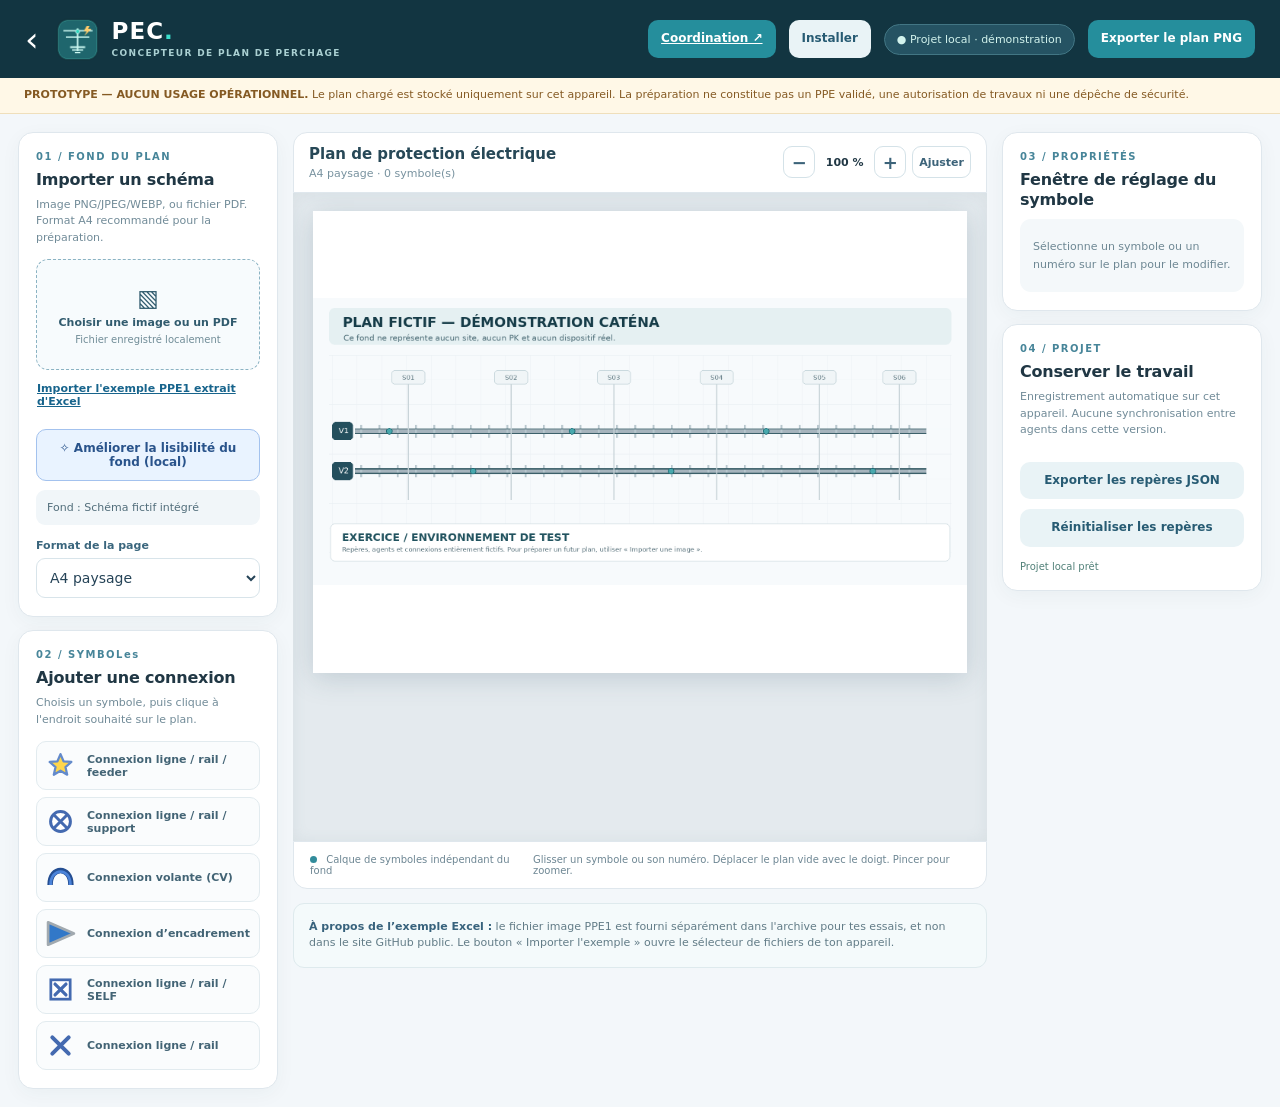
<file: site/concepteur.html>
<!doctype html>
<html lang="fr">
<head>
<meta charset="utf-8"><meta name="viewport" content="width=device-width,initial-scale=1,viewport-fit=cover">
<meta name="theme-color" content="#12343e"><meta name="referrer" content="no-referrer">
<meta http-equiv="Content-Security-Policy" content="default-src 'self'; script-src 'self'; style-src 'self'; img-src 'self' data: blob:; connect-src 'self'; worker-src 'self'; manifest-src 'self'; object-src blob:; frame-src blob:; base-uri 'self'; form-action 'self'">
<link rel="icon" href="assets/icon-192.png"><link rel="apple-touch-icon" href="assets/icon-192.png"><link rel="manifest" href="manifest.webmanifest"><link rel="stylesheet" href="concepteur.css"><link rel="stylesheet" href="plan-enhance.css">
<title>PEC · Conception du plan de perchage · v0.2.3</title>
</head>
<body>
<div class="layout">
 <header class="app-header">
  <div class="header-left"><a class="back" href="./index.html" title="Retour à PEC">‹</a><img src="assets/icon-192.png" alt="PEC"><div><strong>PEC<span class="dot">.</span></strong><small>CONCEPTEUR DE PLAN DE PERCHAGE</small></div></div>
  <div class="top-right"><a href="./coordination.html" class="button primary">Coordination ↗</a><button type="button" id="pwa-install" class="button light" hidden>Installer</button><button type="button" id="pwa-update" class="button light" hidden>Mettre à jour</button><span id="pwa-connection-label" hidden></span><span class="local-chip">● Projet local · démonstration</span><button id="btn-export" class="button primary" type="button">Exporter le plan PNG</button></div>
 </header>
 <div class="demo-warning"><strong>PROTOTYPE — AUCUN USAGE OPÉRATIONNEL.</strong> Le plan chargé est stocké uniquement sur cet appareil. La préparation ne constitue pas un PPE validé, une autorisation de travaux ni une dépêche de sécurité.</div>
 <div class="workspace">
  <aside class="sidebar">
   <section class="panel">
    <div class="section-label">01 / FOND DU PLAN</div><h2>Importer un schéma</h2><p class="help">Image PNG/JPEG/WEBP, ou fichier PDF. Format A4 recommandé pour la préparation.</p>
    <label class="upload-zone" for="file-input"><span>▧</span><strong>Choisir une image ou un PDF</strong><small>Fichier enregistré localement</small></label>
    <input type="file" id="file-input" accept="image/png,image/jpeg,image/webp,application/pdf,.pdf" hidden>
    <button class="text-button" id="example-button" type="button">Importer l'exemple PPE1 extrait d'Excel</button><button type="button" id="enhance-open" class="enhance-launch">✧ Améliorer la lisibilité du fond (local)</button>
    <div id="loaded-name" class="file-status">Fond : schéma fictif intégré</div>
    <label class="field-label" for="paper-select">Format de la page</label><select id="paper-select"><option value="landscape">A4 paysage</option><option value="portrait">A4 portrait</option><option value="original">Proportions de l'image</option></select>
    <p id="pdf-warning" class="pdf-warning" hidden>PDF : prévisualisation native uniquement. L'affichage du PDF peut varier selon le navigateur : pour une position exacte, exportez d'abord sa page en image PNG/JPEG.</p>
   </section>
   <section class="panel"><div class="section-label">02 / SYMBOLes</div><h2>Ajouter une connexion</h2><p class="help">Choisis un symbole, puis clique à l'endroit souhaité sur le plan.</p><div id="palette" class="palette"></div><button id="cancel-add" class="button light full" type="button" hidden>Annuler le placement</button></section>
  </aside>
  <main class="center">
   <div class="canvas-toolbar"><div><strong id="plan-title">Plan de protection électrique</strong><small id="board-meta">A4 paysage · 0 symbole</small></div><div class="toolbar-buttons"><button id="zoom-out" type="button" title="Réduire le plan">−</button><span id="zoom-label">100 %</span><button id="zoom-in" type="button" title="Agrandir le plan">+</button><button id="fit" class="fit" type="button">Ajuster</button></div></div>
   <div id="viewport" class="viewport"><div class="paper-wrap"><div id="paper" class="paper"><img id="background-image" src="assets/schema_demo.png" alt="Fond de plan"><object id="background-pdf" data="" type="application/pdf" hidden><p>Prévisualisation PDF indisponible sur ce navigateur.</p></object><svg id="overlay" viewBox="0 0 1000 707" xmlns="http://www.w3.org/2000/svg" role="img" aria-label="Calque des connexions et de leurs repères"></svg></div></div></div>
   <div class="canvas-foot"><span><i class="dot-marker"></i> Calque de symboles indépendant du fond</span><span id="interaction-hint">Glisser un symbole ou son numéro. Déplacer le plan vide avec le doigt. Pincer pour zoomer.</span></div>
   <div class="notice"><strong>À propos de l’exemple Excel :</strong> le fichier image PPE1 est fourni séparément dans l'archive pour tes essais, et non dans le site GitHub public. Le bouton « Importer l'exemple » ouvre le sélecteur de fichiers de ton appareil.</div>
  </main>
  <aside class="inspector"><section class="panel"><div class="section-label">03 / PROPRIÉTÉS</div><h2 id="properties-title">Fenêtre de réglage du symbole</h2><div id="no-selection" class="empty-inspector">Sélectionne un symbole ou un numéro sur le plan pour le modifier.</div><div id="properties" hidden>
   <label class="field-label" for="field-number">Numéro sur le plan</label><input id="field-number" type="text" maxlength="12" autocomplete="off">
   <label class="field-label" for="field-type">Symbole</label><select id="field-type"></select>
   <label class="field-label" for="field-note">Support / désignation</label><input id="field-note" type="text" maxlength="90" placeholder="Ex. support, feeder, sectionnement">
   <label class="field-label">Taille du symbole</label><div class="size-row"><button id="size-down" type="button">−</button><strong id="size-text">100 %</strong><button id="size-up" type="button">+</button></div>
   <p class="help" id="drag-help">Glisse le symbole pour le repositionner, puis le numéro jaune indépendamment.</p><button id="delete-symbol" class="button danger full" type="button">Supprimer la connexion</button>
  </div></section>
  <section class="panel"><div class="section-label">04 / PROJET</div><h2>Conserver le travail</h2><p class="help">Enregistrement automatique sur cet appareil. Aucune synchronisation entre agents dans cette version.</p><button id="save-json" class="button light full" type="button">Exporter les repères JSON</button><button id="clear" class="button light full" type="button">Réinitialiser les repères</button><div class="save-state" id="save-state">Projet local prêt</div></section>
 </aside>
 </div>
</div>
<dialog id="enhance-dialog" class="enhance-dialog"><div class="enhance-head"><div><h2>Amélioration du fond S11</h2><small>Traitement local — sans API, ni intelligence artificielle</small></div><button id="enhance-close" class="enhance-close" aria-label="Fermer">×</button></div><div class="enhance-body"><div class="enhance-remark">Netteté et contraste peuvent faciliter la lecture, mais ne corrigent pas les erreurs techniques, les tracés manquants ou les informations fausses. Conserve le schéma d’origine approuvé.</div><canvas id="enhance-preview" width="320" height="180" aria-label="Aperçu de l'image améliorée"></canvas><div class="enhance-grid"><label>Profil de correction<select id="enhance-mode"><option value="doux">Lisibilité douce</option><option value="net" selected>Netteté et contraste</option><option value="contraste">Contraste renforcé</option></select></label><label>Intensité du filtre<input id="enhance-strength" type="range" min="0" max="100" step="5" value="35"></label></div><p id="enhance-message" style="font-size:11px;color:#6c84a3;margin-top:13px">Importe une image S11 pour la traiter sur cet appareil.</p></div><div class="enhance-actions"><button id="enhance-compare" type="button">Afficher original</button><button id="enhance-restore" type="button">Rétablir l'original</button><button id="enhance-apply" type="button" class="apply">Utiliser ce fond corrigé</button></div></dialog>
<div class="toast" id="toast" role="status" hidden></div>
<script src="concepteur.js"></script><script src="plan-enhance.js"></script>
<script src="pwa.js"></script>
</body></html>
</file>
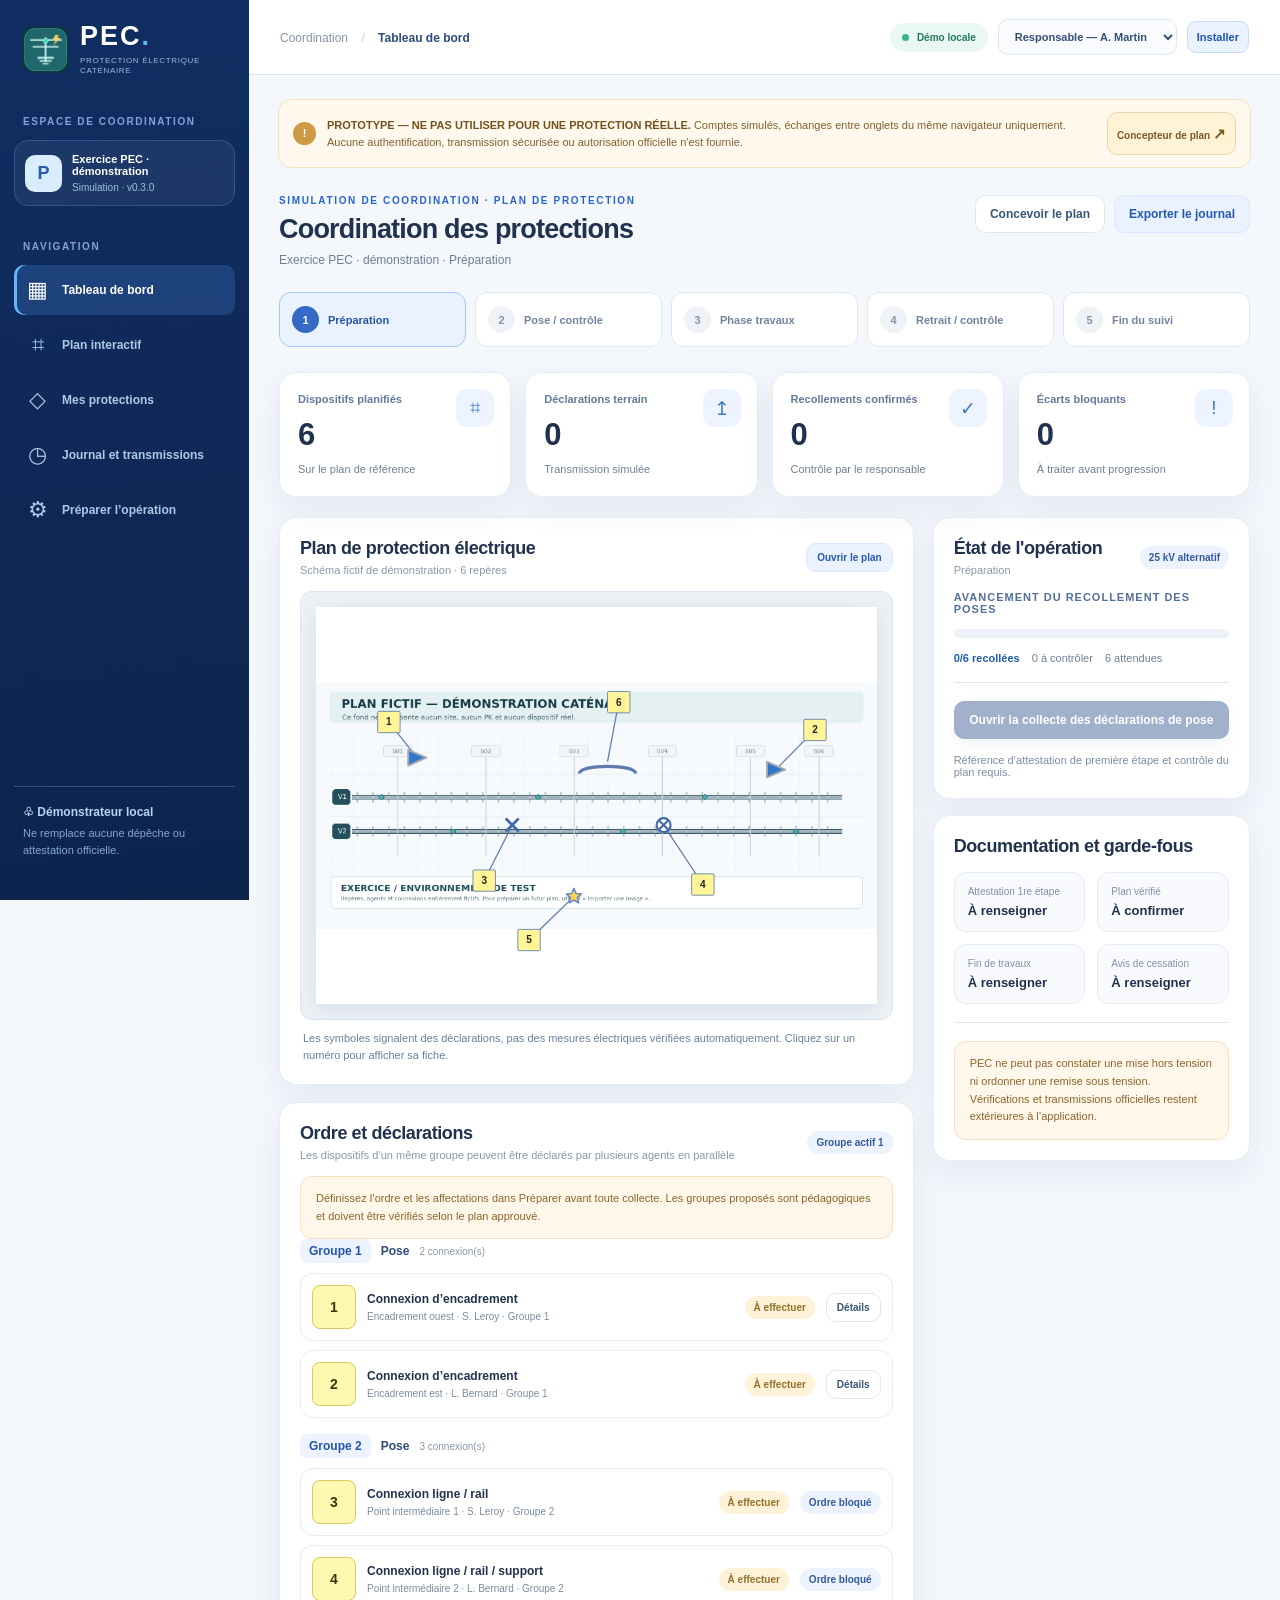
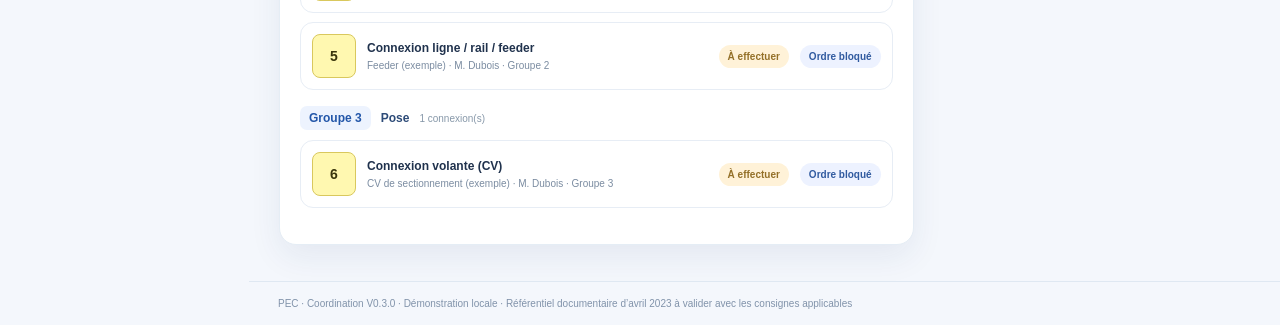
<file: site/coordination.html>
<!doctype html>
<html lang="fr">
<head>
<meta charset="utf-8">
<meta name="viewport" content="width=device-width, initial-scale=1, viewport-fit=cover">
<meta name="theme-color" content="#102b56">
<meta name="referrer" content="no-referrer">
<meta http-equiv="Content-Security-Policy" content="default-src 'self'; script-src 'self'; style-src 'self' 'unsafe-inline'; img-src 'self' data: blob:; connect-src 'self'; worker-src 'self'; manifest-src 'self'; object-src blob:; frame-src blob:; base-uri 'self'; form-action 'self'">
<link rel="manifest" href="manifest.webmanifest">
<link rel="icon" href="assets/icon-192.png" sizes="192x192">
<link rel="apple-touch-icon" href="assets/icon-192.png">
<link rel="stylesheet" href="coordination.css">
<title>PEC · Coordination des protections caténaires</title>
</head>
<body>
<div id="app" class="app">
 <aside class="sidebar">
  <a href="./index.html" class="brand"><img src="assets/icon-192.png" alt=""><div><strong>PEC<span class="brand-accent">.</span></strong><small>PROTECTION ÉLECTRIQUE CATÉNAIRE</small></div></a>
  <div class="sidemeta">ESPACE DE COORDINATION</div>
  <div class="op-pill"><span class="op-mark">P</span><div><strong id="side-op-title">Exercice de coordination</strong><span>Simulation · v0.3.0</span></div></div>
  <div class="sidemeta">NAVIGATION</div>
  <nav id="sidebar-nav" aria-label="Navigation principale">
   <button class="navitem active" data-view="suivi"><span class="navicon">▦</span><span>Tableau de bord</span></button>
   <button class="navitem" data-view="plan"><span class="navicon">⌗</span><span>Plan interactif</span></button>
   <button class="navitem" data-view="agents"><span class="navicon">◇</span><span>Mes protections</span></button>
   <button class="navitem" data-view="journal"><span class="navicon">◷</span><span>Journal et transmissions</span></button>
   <button class="navitem" data-view="preparer"><span class="navicon">⚙</span><span>Préparer l’opération</span></button>
  </nav>
  <div class="side-bottom"><div>♧ Démonstrateur local</div><small>Ne remplace aucune dépêche ou attestation officielle.</small></div>
 </aside>
 <div class="main-area">
  <header class="topbar">
   <div class="top-left"><span class="mobile-logo">PEC<span>.</span></span><span class="breadcrumb">Coordination <span>/</span> <b id="current-section">Tableau de bord</b></span></div>
   <div class="top-actions"><span class="local-tag"><i></i> Démo locale</span><select id="actor" aria-label="Profil simulé"><option value="chef">Responsable — A. Martin</option><option value="agent1">Agent — S. Leroy</option><option value="agent2">Agent — L. Bernard</option><option value="agent3">Agent — M. Dubois</option></select><button id="pwa-install" class="install" type="button" hidden>Installer</button><button id="pwa-update" class="install" type="button" hidden>Mettre à jour</button><span id="pwa-connection-label" hidden></span></div>
  </header>
  <div class="banner"><span class="banner-icon">!</span><div><strong>PROTOTYPE — NE PAS UTILISER POUR UNE PROTECTION RÉELLE.</strong> Comptes simulés, échanges entre onglets du même navigateur uniquement. Aucune authentification, transmission sécurisée ou autorisation officielle n'est fournie.</div><a href="./concepteur.html">Concepteur de plan <span>↗</span></a></div>
  <main id="screen" class="content"></main>
  <footer class="foot">PEC · Coordination V0.3.0 · Démonstration locale · Référentiel documentaire d’avril 2023 à valider avec les consignes applicables</footer>
 </div>
</div>
<nav class="mobile-nav" aria-label="Navigation mobile"><button data-view="suivi" class="active"><span>▦</span><small>Accueil</small></button><button data-view="plan"><span>⌗</span><small>Plan</small></button><button data-view="agents"><span>◇</span><small>Mes points</small></button><button data-view="journal"><span>◷</span><small>Journal</small></button><button data-view="preparer"><span>⚙</span><small>Préparer</small></button></nav>
<div id="modal" class="modal-container"></div>
<div id="toast" class="toast" hidden></div>
<script src="workflow.js"></script>
<script src="coordination.js"></script>
<script src="pwa.js"></script>
</body></html>
</file>
<file: site/concepteur.css>
:root{font-family:Inter,system-ui,-apple-system,Segoe UI,Arial,sans-serif;color:#203744;background:#f3f7fa;font-size:14px;--navy:#103442;--blue:#2c5d9f;--line:#dfe7ed;--muted:#738896;--mint:#31b8b3}*{box-sizing:border-box}body{margin:0}.layout{min-height:100vh}button,select,input{font:inherit}button{cursor:pointer}button:focus-visible,input:focus-visible,select:focus-visible,.upload-zone:focus-visible{outline:3px solid #5ab6ec;outline-offset:2px}button:disabled{opacity:.5;cursor:not-allowed}.app-header{height:78px;background:#123541;color:#fff;display:flex;align-items:center;justify-content:space-between;padding:0 25px;gap:14px}.header-left,.top-right{display:flex;align-items:center;gap:13px}.header-left img{height:43px;width:43px;border-radius:13px}.header-left strong{font-size:23px;letter-spacing:1px;line-height:1}.header-left small{font-weight:650;font-size:9px;display:block;letter-spacing:1.35px;color:#aad0d2;margin-top:5px}.dot{color:#3bdecc}.back{font-size:34px;text-decoration:none;color:white;line-height:1;margin-right:4px}.local-chip{background:#255363;border:1px solid #427684;border-radius:100px;font-size:11px;color:#d2f3ed;padding:8px 12px}.button{border:0;border-radius:10px;padding:11px 13px;font-size:12px;font-weight:770;line-height:1.3}.button.primary{color:#fff;background:#258e9c}.button.light{color:#275b73;background:#e9f3f6}.button.danger{background:#fff0f0;color:#ab3946}.button.full{width:100%;margin-top:10px}.demo-warning{background:#fff8e7;color:#855a23;border-bottom:1px solid #efdfbb;padding:9px 24px;font-size:11px;line-height:1.5}.workspace{display:grid;grid-template-columns:260px minmax(0,1fr) 260px;gap:15px;padding:18px;align-items:start}.sidebar,.inspector{display:grid;gap:13px}.panel{border-radius:15px;padding:18px 17px;background:#fff;border:1px solid var(--line);box-shadow:0 5px 20px #203d4b0b}.section-label{color:#478599;letter-spacing:1.5px;font-weight:850;font-size:10px;margin-bottom:8px}.panel h2{font-size:16px;letter-spacing:-.2px;margin:0 0 8px}.help{font-size:11px;color:#718b98;line-height:1.5;margin:3px 0 13px}.upload-zone{display:flex;align-items:center;justify-content:center;flex-direction:column;gap:5px;background:#f7fbfd;border:1.5px dashed #8bb3c3;border-radius:12px;min-height:111px;padding:12px 8px;color:#315b6e;cursor:pointer;text-align:center}.upload-zone span{font-size:23px}.upload-zone strong{font-size:11px}.upload-zone small{font-size:10px;color:#718d98}.text-button{border:0;background:none;color:#17648c;text-decoration:underline;text-align:left;padding:12px 1px;font-size:11px;font-weight:700}.file-status{font-size:11px;color:#526e7b;background:#f1f6f9;padding:11px;border-radius:9px;overflow-wrap:anywhere;margin-bottom:14px}.field-label{display:block;font-weight:750;color:#5a7180;margin:12px 0 6px;font-size:11px}select,input{width:100%;border:1px solid #d8e4ea;border-radius:9px;padding:10px 9px;color:#254357;background:#fff}.pdf-warning{background:#fff2df;color:#985926;border-radius:9px;padding:12px;font-size:11px;line-height:1.6}.palette{display:grid;gap:7px}.palette button{display:flex;align-items:center;gap:11px;width:100%;background:#fafcfd;border:1px solid #e2ebef;padding:8px;border-radius:10px;text-align:left;color:#436475;font-size:11px;font-weight:710}.palette button.active{background:#eaf3fc;border-color:#6ca2cb;box-shadow:inset 3px 0 #437bb3}.palette svg{height:31px;width:31px;flex:0 0 31px}.center{min-width:0}.canvas-toolbar{display:flex;justify-content:space-between;gap:12px;align-items:center;background:#fff;border:1px solid var(--line);border-radius:14px 14px 0 0;padding:12px 15px}.canvas-toolbar strong{display:block;font-size:13px;color:#274857}.canvas-toolbar small{display:block;font-size:10px;color:#78929f;margin-top:4px}.toolbar-buttons{display:flex;align-items:center;gap:6px}.toolbar-buttons button,.size-row button{border:1px solid #d4e2e8;background:#fff;color:#3c6379;border-radius:9px;min-width:32px;height:32px;font-size:18px;font-weight:760}.toolbar-buttons button.fit{font-size:11px;min-width:52px}.toolbar-buttons span{font-size:11px;font-weight:740;min-width:47px;text-align:center}.viewport{background:#e4eaee;overflow:auto;min-height:430px;height:min(72vh,750px);display:flex;align-items:flex-start;justify-content:flex-start;padding:18px;box-shadow:inset 0 1px 15px #4d6d7e17}.paper{background:#fff;position:relative;flex:none;width:100%;aspect-ratio:1.414;box-shadow:0 5px 26px #34566b34;overflow:hidden;isolation:isolate}.paper img,.paper object{position:absolute;width:100%;height:100%;inset:0;object-fit:contain}.paper object{background:#fff}#overlay{position:absolute;inset:0;width:100%;height:100%;z-index:3;touch-action:none}.label{cursor:grab}.part{cursor:grab}.selected-glow{animation:glow 1.15s ease-in-out infinite alternate}.selection-outline{filter:drop-shadow(0 0 4px #5ca7ff)}@keyframes glow{from{opacity:.7}to{opacity:1}}.canvas-foot{background:#fff;border:1px solid var(--line);border-radius:0 0 14px 14px;padding:12px 16px;display:flex;justify-content:space-between;gap:9px;color:#6d8693;font-size:10px}.dot-marker{display:inline-block;width:7px;height:7px;background:#328c9b;border-radius:50%;margin-right:6px}.notice{background:#f4fafb;border:1px solid #deeaed;padding:15px;border-radius:11px;margin-top:14px;font-size:11px;color:#627c87;line-height:1.5}.notice strong{color:#37627c}.empty-inspector{color:#6d8793;background:#f4f8fa;border-radius:11px;padding:19px 13px;line-height:1.6;font-size:11px}.size-row{display:flex;align-items:center;gap:12px}.size-row strong{flex:1;text-align:center;color:#295d79}.save-state{font-size:10px;color:#528179;margin-top:14px}.toast{position:fixed;bottom:20px;right:20px;background:#194357;color:#fff;border-radius:10px;padding:12px 16px;box-shadow:0 8px 26px #18445544;z-index:99;max-width:340px;font-size:12px}.toast[hidden]{display:none}@media(max-width:1140px){.workspace{grid-template-columns:240px minmax(0,1fr)}.inspector{grid-column:1/-1;grid-template-columns:1fr 1fr}}@media(max-width:740px){.app-header{height:65px;padding:0 12px}.header-left img{height:33px;width:33px}.header-left strong{font-size:19px}.header-left small{font-size:8px;letter-spacing:.7px}.local-chip{display:none}.button.primary{font-size:10px;padding:10px}.workspace{display:flex;flex-direction:column;padding:10px;gap:12px}.sidebar,.inspector{display:contents}.panel{width:100%}.center{width:100%;order:2}.sidebar .panel{order:1}.inspector .panel{order:3}.viewport{height:380px;min-height:300px;padding:9px}.canvas-toolbar{padding:10px 11px}.canvas-foot{flex-direction:column}.notice{margin-bottom:12px}.toolbar-buttons{gap:2px}.toolbar-buttons span{min-width:40px}}
@media(prefers-reduced-motion:reduce){.selected-glow{animation:none}}

.paper-wrap{min-width:100%;min-height:100%;display:flex;justify-content:center;align-items:flex-start}
.viewport{touch-action:none;justify-content:flex-start;align-items:flex-start}
.paper{margin:0 auto}
#overlay{touch-action:none}
.canvas-toolbar strong{font-size:15px}
.canvas-toolbar small{font-size:11px}
.panel h2#properties-title{line-height:1.3}
.pdf-warning{margin-top:10px;color:#865d24;background:#fff5e6;padding:10px 12px;border:1px solid #efd8af;border-radius:10px;font-size:11px;line-height:1.5}
.field-label{display:block;font-size:11px;font-weight:760;color:#3a667d;margin-top:12px;margin-bottom:6px}
#properties .button.danger{margin-top:12px}
@media(max-width:740px){.viewport{height:420px}.paper-wrap{align-items:flex-start}}
</file>
<file: site/plan-enhance.css>
.enhance-launch{border:1px solid #a3c2ee;border-radius:10px;background:#e9f3ff;color:#29538b;padding:11px 12px;font-size:12px;font-weight:800;margin:9px 0;width:100%;cursor:pointer}
.enhance-dialog{border:0;border-radius:19px;padding:0;width:min(640px,94vw);max-height:92dvh;background:white;box-shadow:0 25px 90px #04183280;color:#254363}
.enhance-dialog::backdrop{background:#061b34b3;backdrop-filter:blur(4px)}
.enhance-head{padding:18px 22px;border-bottom:1px solid #dbe6f2;display:flex;align-items:center;justify-content:space-between;gap:12px}
.enhance-head h2{font-size:20px;margin:0}.enhance-head small{display:block;margin-top:6px;font-size:11px;color:#73869f}
.enhance-close{border:0;background:#edf2fb;border-radius:10px;height:34px;width:34px;font-size:21px;color:#416794;cursor:pointer}
.enhance-body{padding:18px 22px;overflow:auto;max-height:66dvh}
#enhance-preview{width:100%;height:auto;max-height:365px;object-fit:contain;border:1px solid #dce6f2;border-radius:10px;background:white;margin:12px 0}
.enhance-grid{display:grid;grid-template-columns:1fr 1fr;gap:12px}.enhance-grid label{display:grid;gap:6px;font-weight:800;font-size:11px;color:#5b7495}.enhance-grid select,.enhance-grid input{width:100%;padding:10px;border:1px solid #d9e4f1;border-radius:9px;background:white;color:#284c77}
.enhance-remark{font-size:11px;line-height:1.5;padding:12px 14px;border:1px solid #f0e1b8;background:#fff9e8;border-radius:12px;color:#886832}.enhance-actions{padding:15px 22px;border-top:1px solid #e1e9f2;display:flex;flex-wrap:wrap;gap:8px;justify-content:flex-end}.enhance-actions button{padding:10px 13px;border:1px solid #d3e1f1;color:#335d93;background:#f7faff;border-radius:10px;font-weight:800;font-size:11px;cursor:pointer}.enhance-actions button.apply{background:#2865c4;color:white;border-color:#2865c4}.enhance-actions button:disabled{opacity:.5}
@media(max-width:680px){.enhance-dialog{width:100vw;max-height:96dvh;border-radius:19px 19px 0 0}.enhance-grid{grid-template-columns:1fr}.enhance-actions button{flex:1}}
</file>
<file: site/coordination.css>
:root{--navy:#102b56;--navy2:#153b76;--blue:#2965ce;--sky:#eef5ff;--cyan:#45b1d8;--ink:#20324d;--muted:#6d8095;--line:#dfe8f2;--surface:#fff;--bg:#f4f7fc;--green:#197e6a;--amber:#ab7c1d;--danger:#b84d51;--shadow:0 12px 32px rgba(26,59,111,.075);font-family:Inter,Arial,"Segoe UI",sans-serif;background:var(--bg);color:var(--ink);font-size:14px;-webkit-font-smoothing:antialiased}
*{box-sizing:border-box}body{margin:0}button,input,select,textarea{font:inherit}button{cursor:pointer}a{color:inherit;text-decoration:none}button:disabled{cursor:not-allowed;opacity:.5}button:focus-visible,input:focus-visible,select:focus-visible,textarea:focus-visible,a:focus-visible{outline:3px solid #84b5fa;outline-offset:2px}p{line-height:1.6}h1,h2,h3,h4,p{margin-top:0}h1{letter-spacing:-.8px;font-size:27px;margin-bottom:6px}h2{letter-spacing:-.4px;font-size:18px}h3{font-size:14px}small{font-size:11px}.app{display:flex;min-height:100dvh}.sidebar{width:249px;flex:0 0 249px;display:flex;flex-direction:column;padding:23px 14px;background:linear-gradient(174deg,#102e62,#0d244d);min-height:100dvh;position:sticky;top:0;height:100dvh;color:#dceafd}.brand{display:flex;align-items:center;gap:11px;margin:0 8px 30px}.brand img{width:47px;height:47px;border-radius:12px;background:#2464bc}.brand strong{font-size:27px;letter-spacing:2px;color:#fff;display:block;line-height:1}.brand-accent{color:#62b7ef}.brand small{font-size:8px;letter-spacing:.68px;color:#9dbbe1;display:block;margin-top:6px;line-height:1.25}.sidemeta{font-size:10px;letter-spacing:1.6px;font-weight:800;color:#83a3d6;margin:10px 9px 13px}.op-pill{border:1px solid #35558e;border-radius:14px;background:#ffffff0e;display:flex;align-items:center;gap:10px;padding:12px 10px;margin-bottom:25px}.op-mark{background:#d9edff;color:#2759ad;font-size:18px;width:37px;height:37px;border-radius:10px;display:grid;place-items:center;font-weight:900;flex-shrink:0}.op-pill strong{font-size:11px;color:white;display:block}.op-pill div span{display:block;color:#9dbde0;margin-top:5px;font-size:10px}.sidebar nav{display:grid;gap:5px}.navitem{display:flex;align-items:center;text-align:left;gap:13px;width:100%;color:#aec8e8;padding:12px;border:0;border-radius:10px;background:none;font-size:12px;font-weight:700}.navitem.active,.navitem:hover{color:white;background:#3565ad65}.navitem.active{box-shadow:inset 3px 0 #61b8fa}.navicon{font-size:22px;font-weight:500;width:23px;text-align:center}.side-bottom{margin-top:auto;padding:18px 9px;border-top:1px solid #335284;font-size:12px;font-weight:700;color:#b7d2f6}.side-bottom small{font-weight:400;line-height:1.55;display:block;color:#83a7d9;margin-top:6px}.main-area{min-width:0;flex:1;display:flex;flex-direction:column}.topbar{min-height:75px;padding:15px 31px;background:white;border-bottom:1px solid var(--line);display:flex;align-items:center;justify-content:space-between;gap:15px}.breadcrumb{font-size:12px;color:#8695a7}.breadcrumb span{margin:0 10px;color:#c5d0df}.breadcrumb b{color:#2b4b7d}.mobile-logo{display:none}.top-actions{display:flex;align-items:center;gap:10px}.local-tag{font-size:10px;color:#267862;background:#eaf8f2;border-radius:90px;padding:9px 12px;font-weight:800;white-space:nowrap}.local-tag i{display:inline-block;border-radius:50%;background:#36b88b;width:7px;height:7px;margin-right:5px}.top-actions select{border:1px solid var(--line);background:#f9fbff;color:#344e78;border-radius:10px;padding:10px 12px;font-weight:700;font-size:11px;max-width:215px}.install{font-weight:700;font-size:11px;color:#1d53ad;background:#eaf2ff;border:1px solid #c6dafc;padding:9px;border-radius:9px}.install[hidden]{display:none}.banner{margin:24px 29px 0;padding:12px 14px;display:flex;align-items:center;gap:11px;background:#fff9ed;border:1px solid #f2e2c3;border-radius:13px;color:#80602d;font-size:11px;line-height:1.55}.banner strong{color:#77511d}.banner-icon{display:grid;place-items:center;border-radius:50%;background:#ce9a45;color:#fff;width:23px;height:23px;flex-shrink:0;font-weight:900}.banner a{margin-left:auto;flex-shrink:0;background:#fff3d6;border:1px solid #ead6b3;padding:9px;border-radius:10px;font-weight:780;font-size:10px;color:#775a26;white-space:nowrap}.banner a span{font-size:15px}.content{padding:27px 30px 36px;max-width:1700px;width:100%;margin:0 auto;flex:1}.foot{padding:16px 29px;border-top:1px solid var(--line);font-size:10px;color:#8193aa}.head{display:flex;align-items:flex-start;justify-content:space-between;gap:16px;margin-bottom:22px}.head p{font-size:12px;color:var(--muted);margin:0}.eyebrow{font-size:10px;font-weight:900;color:var(--blue);letter-spacing:1.65px;margin-bottom:8px;text-transform:uppercase}.row{display:flex;align-items:center;gap:9px;flex-wrap:wrap}.btn{border:1px solid var(--line);background:white;color:#365579;font-size:12px;font-weight:800;padding:11px 14px;border-radius:10px;display:inline-flex;align-items:center;justify-content:center;gap:7px;white-space:normal}.btn.primary{background:var(--blue);border-color:var(--blue);color:white;box-shadow:0 5px 16px #2965ce24}.btn.soft{background:#eaf2ff;border-color:#dbe8ff;color:#2459b1}.btn.red{color:var(--danger);background:#fff0f0;border-color:#ffd4d4}.btn:disabled{filter:grayscale(.5)}.btn.small{font-size:10px;padding:8px 10px}.card{border:1px solid #e5edf5;border-radius:17px;background:#fff;box-shadow:var(--shadow)}.card.pad{padding:20px}.kpis{display:grid;grid-template-columns:repeat(4,minmax(0,1fr));gap:14px;margin:0 0 20px}.kpi{position:relative;padding:20px 18px}.kpi .icon{font-size:19px;color:#4279c6;background:#edf4ff;border-radius:11px;width:38px;height:38px;display:grid;place-items:center;position:absolute;right:16px;top:16px}.kpi b{font-size:31px;letter-spacing:-1px;display:block;margin:12px 0 7px}.kpi small{color:var(--muted);font-size:11px}.kpi span{display:block;color:#607b9c;font-weight:800;font-size:11px}.phase-strip{display:flex;gap:9px;overflow-x:auto;margin-bottom:21px;padding-bottom:4px}.phase-chip{flex:1;min-width:136px;border-radius:12px;border:1px solid #dfe8f3;background:white;padding:13px 12px;color:#7183a0;display:flex;gap:9px;align-items:center;font-size:11px;font-weight:820}.phase-chip i{font-style:normal;border-radius:50%;height:27px;width:27px;display:grid;place-items:center;background:#eff3f8;color:#8294a9;font-weight:900}.phase-chip.done{background:#f1faf7;color:#26755e;border-color:#d1eae2}.phase-chip.done i{background:#d6efe5;color:#197f67}.phase-chip.current{background:#eaf2ff;color:#2354a2;border-color:#a5c7fc}.phase-chip.current i{background:#346ac5;color:white}.split{display:grid;grid-template-columns:minmax(0,1.6fr) minmax(290px,.8fr);gap:19px}.cardhead{display:flex;align-items:center;justify-content:space-between;gap:12px;margin-bottom:15px}.cardhead h2{margin:0}.cardhead small{color:#8898aa;display:block;margin-top:5px}.progress{height:9px;background:#edf2f9;border-radius:20px;overflow:hidden;margin:14px 0}.progress i{display:block;height:100%;background:linear-gradient(90deg,#1d5bba,#4fa4e8);border-radius:20px}.stats-row{display:flex;gap:12px;flex-wrap:wrap;color:#6e8198;font-size:11px}.stats-row strong{font-size:11px;color:#235baf}.hline{height:1px;background:var(--line);margin:18px 0}.notice{background:#f4f8fe;border-radius:12px;border:1px solid #e1ecfc;padding:13px 15px;color:#536d91;font-size:11px;line-height:1.6}.notice.amber{background:#fff7e9;border-color:#f4e0be;color:#8e652a}.notice.danger{background:#fff1f1;border-color:#f3c7c7;color:#9a4444}.notice.green{background:#edfaf4;border-color:#ccebdc;color:#1d745b}.list-stack{display:grid;gap:9px}.task-row{display:flex;align-items:center;gap:11px;border:1px solid #e7edf5;background:#fff;border-radius:13px;padding:11px;min-width:0}.task-row:hover{border-color:#b5cbed}.task-num{background:#fff8b0;color:#39350c;border:1px solid #d9c85d;display:grid;place-items:center;min-width:44px;height:44px;border-radius:8px;font-size:14px;font-weight:900}.task-main{min-width:0;flex:1}.task-main b{font-size:12px;display:block;margin-bottom:5px}.task-main small{font-size:10px;color:#7b8ca1;display:block;white-space:nowrap;overflow:hidden;text-overflow:ellipsis}.pill{display:inline-flex;align-items:center;border-radius:50px;padding:6px 9px;font-size:10px;font-weight:800;white-space:nowrap;background:#eff3f8;color:#6c7d92}.pill.pending{color:#947028;background:#fff2d8}.pill.declared{color:#245db0;background:#e8f2ff}.pill.accepted{color:#197e62;background:#e4f7ee}.pill.issue{color:#b44b4d;background:#ffe9e9}.pill.stage{color:#315ba0;background:#edf2ff}.pill.blink{animation:soft-pulse 1.25s ease-in-out infinite alternate}@keyframes soft-pulse{from{box-shadow:0 0 0 0 #589dff44}to{box-shadow:0 0 0 5px #589dff22}}.subhead{font-size:11px;font-weight:900;color:#527099;letter-spacing:1px;text-transform:uppercase;margin:13px 0 10px}.meter{display:flex;align-items:center;gap:10px}.meter span{font-size:11px;color:#6081a9}.stage-actions{display:grid;gap:10px;margin-top:16px}.stage-actions .btn{width:100%;justify-content:center}.empty{text-align:center;padding:35px 20px;color:#8295a8}.empty h3{color:#39577d}.section-space{margin-bottom:18px}.plan-card{padding:17px}.plan-toolbar{display:flex;align-items:center;justify-content:space-between;gap:10px;margin-bottom:15px}.plan-toolbar h2{font-size:17px;margin:0}.plan-toolbar small{color:var(--muted);font-size:10px}.plan-holder{position:relative;border:1px solid #d9e5f1;background:#eef2f6;border-radius:12px;overflow:auto;min-height:310px;max-height:69vh;display:flex;align-items:flex-start;justify-content:center;padding:15px}.plan-paper{position:relative;background:white;box-shadow:0 5px 22px #254d7e20;flex:none;width:100%;max-width:1200px;aspect-ratio:1.414;isolation:isolate}.plan-paper img,.plan-paper object{position:absolute;inset:0;width:100%;height:100%;object-fit:contain}.plan-paper .plan-overlay{position:absolute;inset:0;z-index:3;width:100%;height:100%;pointer-events:none}.plan-paper .plan-overlay [data-point]{pointer-events:all;cursor:pointer}.plan-paper .plan-overlay .highlight{animation:soft-pulse 1s infinite alternate}.plan-paper .pdf-note{position:absolute;left:10px;bottom:10px;z-index:6;background:#fff7d5e8;color:#876322;font-weight:700;font-size:10px;padding:7px 9px;border-radius:8px;max-width:85%}.plan-note{font-size:11px;color:#67819d;line-height:1.55;margin:10px 3px 0}.legend-chips{display:flex;flex-wrap:wrap;gap:7px}.controls-side{display:grid;align-content:start;gap:16px}.wave-group{margin-bottom:16px}.wave-title{display:flex;gap:10px;align-items:center;margin-bottom:10px;font-size:12px;color:#2d4b78}.wave-title span{background:#edf3fe;padding:5px 9px;border-radius:7px;color:#2256a9;font-weight:900}.wave-title small{color:#8798a9;font-size:10px}.entry-grid{display:grid;grid-template-columns:1fr 1fr;gap:12px}.entry{background:#f8fafe;border:1px solid #e4ebf5;padding:13px;border-radius:12px}.entry small{display:block;color:#8191a8;font-size:10px;margin-bottom:5px}.entry strong{font-size:13px}.form-field{margin-bottom:13px}.form-field label{display:block;color:#587493;font-weight:780;font-size:11px;margin-bottom:6px}.input{width:100%;padding:11px 12px;background:white;border:1px solid #dbe4ef;color:#24395c;border-radius:10px;min-height:41px;font-size:12px}.input:disabled{background:#f4f5f7;color:#8894a2}.input:focus{outline:2px solid #a5c9fd;border-color:#73a6ee}.help{font-size:11px;color:#7a8da5;margin:5px 0 0}.modal-container:empty{display:none}.veil{position:fixed;inset:0;background:#07192eac;z-index:90;display:flex;align-items:center;justify-content:center;padding:15px;backdrop-filter:blur(4px)}.dialog{background:white;border-radius:18px;max-height:93dvh;overflow:hidden;display:flex;flex-direction:column;max-width:555px;width:100%;box-shadow:0 23px 70px #04142660}.dialog.wide{max-width:720px}.dialoghead{display:flex;align-items:flex-start;justify-content:space-between;gap:15px;padding:20px 22px;border-bottom:1px solid var(--line)}.dialoghead h2{font-size:20px;margin:0}.dialoghead small{font-size:11px;color:#8797ab;display:block;margin-top:5px}.close{font-size:19px;color:#5373a1;background:#eff4fa;border:0;border-radius:10px;width:33px;height:33px}.dialogbody{padding:20px 22px;overflow:auto;overscroll-behavior:contain}.dialogfoot{display:flex;gap:8px;flex-wrap:wrap;justify-content:flex-end;padding:14px 22px;border-top:1px solid var(--line);background:#fafcff}.checkline{display:flex;align-items:flex-start;gap:10px;margin:0 0 8px;border-radius:10px;background:#f8fafe;border:1px solid #e8edf5;padding:11px;font-size:12px;color:#496281;line-height:1.5}.checkline input{width:17px;height:17px;margin:1px 0 0;accent-color:#2765c7;flex-shrink:0}.photo-drop{border:1.4px dashed #8eb6e9;border-radius:12px;padding:15px;text-align:center;background:#f7faff;margin-bottom:13px}.photo-drop label{display:block;color:#375e9e;font-weight:800;font-size:12px;margin-bottom:9px}.photo-drop input{width:100%;font-size:11px}.preview{width:100%;max-height:200px;object-fit:contain;border-radius:10px;border:1px solid #dbe6f4;display:block;margin-top:10px}.preview[hidden]{display:none}.timeline{display:grid;gap:9px}.event{display:grid;grid-template-columns:80px 1fr;gap:11px;border-bottom:1px solid var(--line);padding:13px 0;font-size:11px;color:#67819b}.event strong{display:block;font-size:12px;color:#294b80;margin-bottom:4px}.event small{font-size:10px;color:#93a3b3}.compose{white-space:pre-wrap;line-height:1.75;background:#f5f8fd;border:1px solid #dce8f5;border-radius:13px;padding:15px;font-family:inherit;font-size:12px;color:#2b4b73}.small-note{font-size:10px;color:#8d6a30}.toast{position:fixed;right:20px;bottom:22px;z-index:150;padding:13px 17px;background:#143b73;color:white;border-radius:12px;box-shadow:0 9px 30px #163b7470;font-weight:700;font-size:12px;max-width:350px}.toast[hidden]{display:none}.mobile-nav{display:none}
@media(max-width:1250px){.split{grid-template-columns:1fr}.controls-side{grid-template-columns:1fr 1fr}.kpis{grid-template-columns:repeat(2,1fr)}}
@media(max-width:840px){.sidebar{display:none}.main-area{width:100%}.topbar{padding:12px 15px;min-height:67px;position:sticky;top:0;z-index:20}.mobile-logo{display:inline;font-size:23px;font-weight:900;letter-spacing:1px;color:#1f4e98}.mobile-logo span{color:#58a5df}.breadcrumb{display:none}.top-actions{gap:6px}.local-tag{display:none}.top-actions select{font-size:10px;max-width:185px;padding:9px}.banner{margin:13px 13px 0;align-items:flex-start;font-size:10px;padding:10px}.banner a{display:none}.content{padding:20px 13px 84px}.head{flex-direction:column;gap:14px;margin-bottom:15px}.head h1{font-size:23px}.head .row{width:100%}.head .row .btn{flex:1}.phase-strip{margin-bottom:14px}.phase-chip{min-width:116px;padding:10px;font-size:10px}.card.pad{padding:16px}.kpis{gap:10px;margin-bottom:14px}.kpi{padding:16px 14px}.kpi .icon{right:11px;top:11px;width:29px;height:29px}.kpi b{font-size:27px}.controls-side{grid-template-columns:1fr}.plan-holder{padding:9px;min-height:260px;height:355px}.plan-toolbar{flex-direction:column;align-items:flex-start}.task-row{flex-wrap:wrap}.task-row .btn{margin-left:auto}.mobile-nav{display:flex;position:fixed;z-index:30;bottom:0;left:0;right:0;background:white;border-top:1px solid #dce6f1;justify-content:space-between;padding:5px 6px calc(4px + env(safe-area-inset-bottom,0px));box-shadow:0 -6px 30px #1b4b8123}.mobile-nav button{border:0;background:none;color:#8a9cb0;min-width:54px;padding:5px;display:flex;align-items:center;flex-direction:column;gap:3px}.mobile-nav button.active{color:var(--blue)}.mobile-nav button span{font-size:23px}.mobile-nav button small{font-size:9px;font-weight:800}.foot{display:none}.veil{align-items:flex-end;padding:0}.dialog{max-height:95dvh;border-radius:19px 19px 0 0;max-width:none}.dialogbody{padding:17px}.dialoghead{padding:16px 17px}.dialogfoot{padding:13px 17px calc(12px + env(safe-area-inset-bottom,0px))}.dialogfoot .btn{flex:1}.toast{left:12px;right:12px;bottom:calc(75px + env(safe-area-inset-bottom,0px));max-width:none}.entry-grid{grid-template-columns:1fr}}
@media(prefers-reduced-motion:reduce){.pill.blink,.plan-paper .plan-overlay .highlight{animation:none}}
</file>
